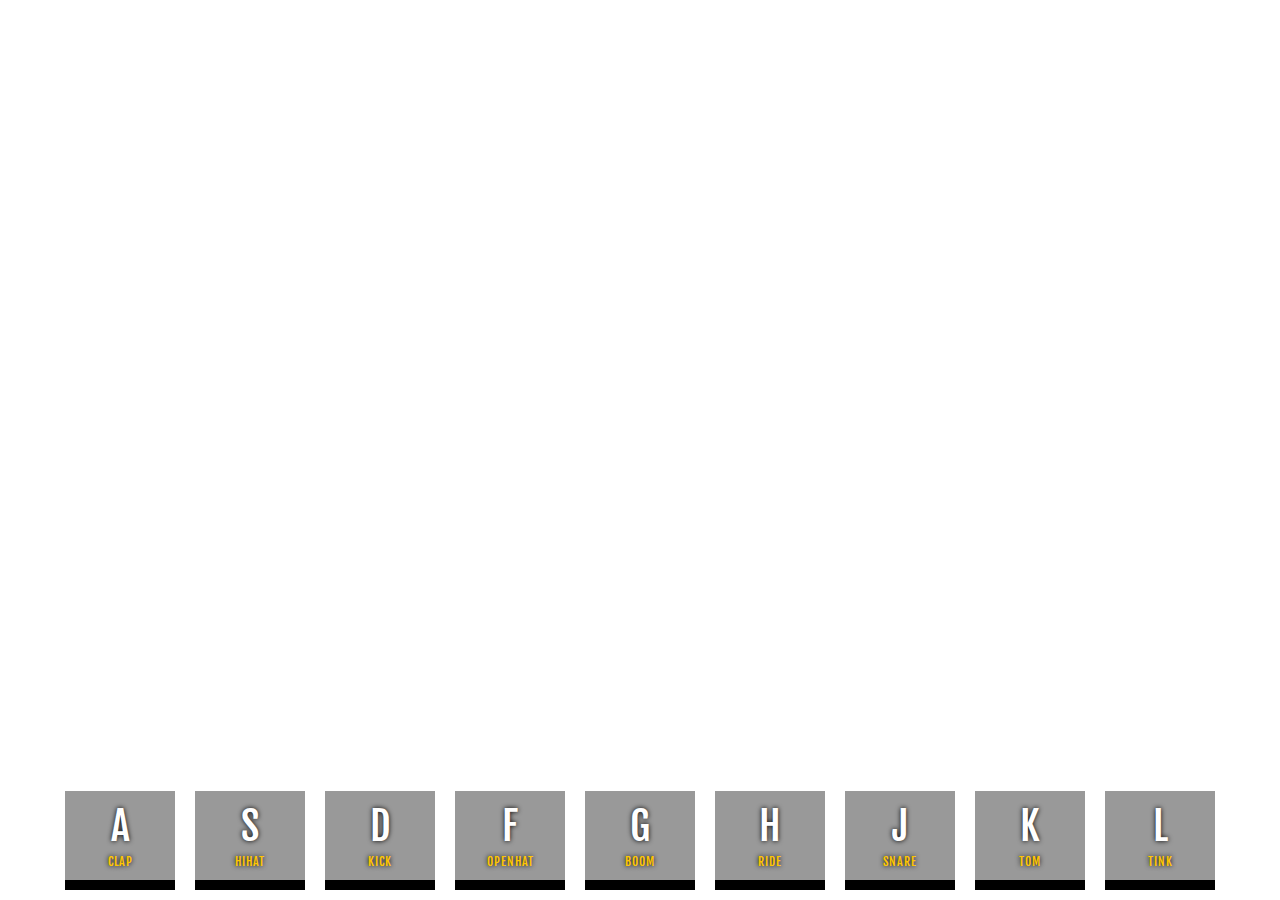
<file: 01 - JavaScript Drum Kit/index.html>
<!DOCTYPE html>
<html lang="en">
<head>
  <meta charset="UTF-8">
  <title>JS Drum Kit</title>
  <link href="https://fonts.googleapis.com/css?family=Fjalla+One" rel="stylesheet">
  <link rel="stylesheet" href="style.css">
</head>
<body>

  <div class="keys">
    <div data-key="65" class="key">
      <kbd>A</kbd>
      <span class="sound">clap</span>
    </div>
    <div data-key="83" class="key">
      <kbd>S</kbd>
      <span class="sound">hihat</span>
    </div>
    <div data-key="68" class="key">
      <kbd>D</kbd>
      <span class="sound">kick</span>
    </div>
    <div data-key="70" class="key">
      <kbd>F</kbd>
      <span class="sound">openhat</span>
    </div>
    <div data-key="71" class="key">
      <kbd>G</kbd>
      <span class="sound">boom</span>
    </div>
    <div data-key="72" class="key">
      <kbd>H</kbd>
      <span class="sound">ride</span>
    </div>
    <div data-key="74" class="key">
      <kbd>J</kbd>
      <span class="sound">snare</span>
    </div>
    <div data-key="75" class="key">
      <kbd>K</kbd>
      <span class="sound">tom</span>
    </div>
    <div data-key="76" class="key">
      <kbd>L</kbd>
      <span class="sound">tink</span>
    </div>
  </div>

  <audio data-key="65" src="sounds/clap.wav"></audio>
  <audio data-key="83" src="sounds/hihat.wav"></audio>
  <audio data-key="68" src="sounds/kick.wav"></audio>
  <audio data-key="70" src="sounds/openhat.wav"></audio>
  <audio data-key="71" src="sounds/boom.wav"></audio>
  <audio data-key="72" src="sounds/ride.wav"></audio>
  <audio data-key="74" src="sounds/snare.wav"></audio>
  <audio data-key="75" src="sounds/tom.wav"></audio>
  <audio data-key="76" src="sounds/tink.wav"></audio>

<script src="drumkit.js"></script>

</body>
</html>
</file>
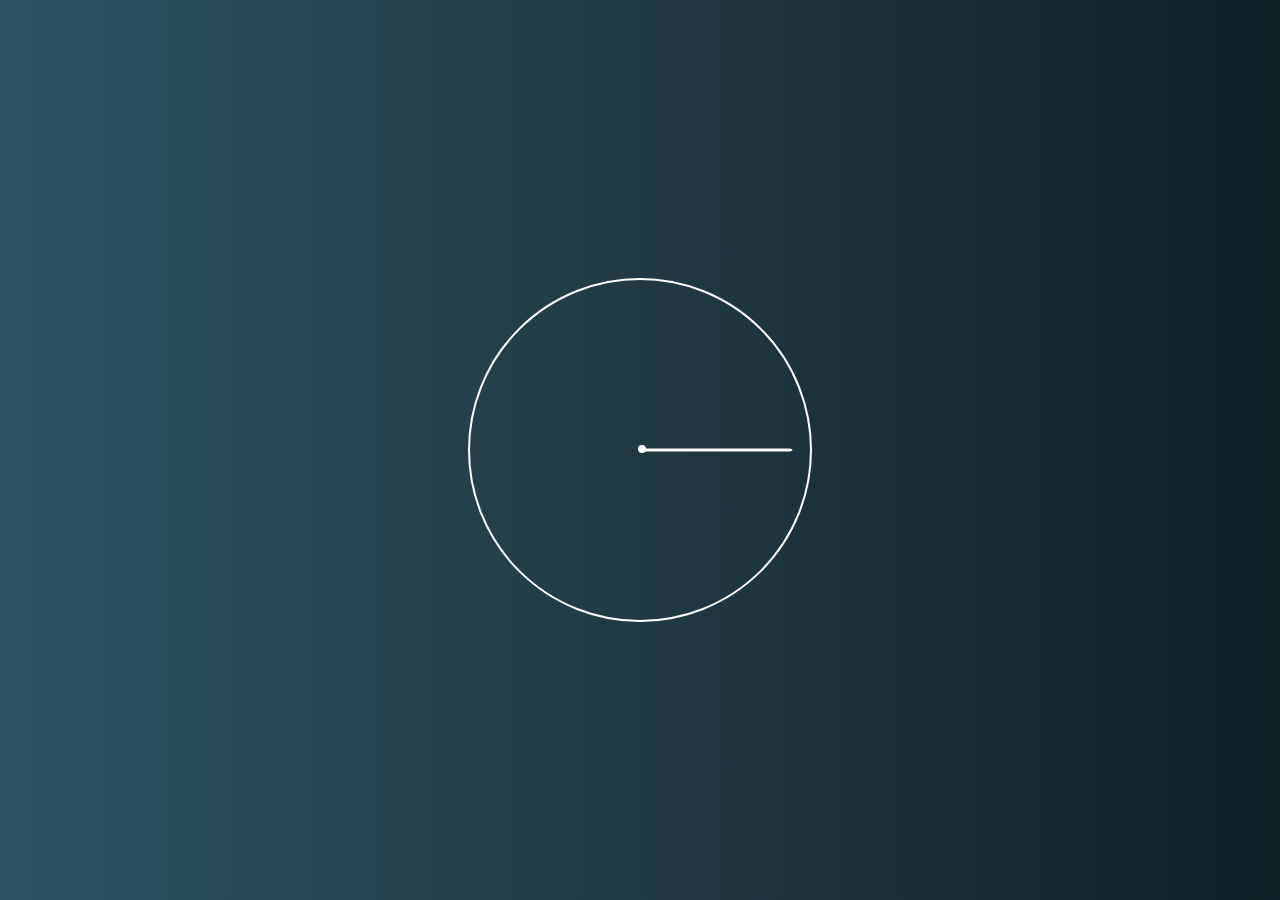
<file: 02 - JS and CSS Clock/index.html>
<!DOCTYPE html>
<html lang="en">
<head>
  <meta charset="UTF-8">
  <title>JS + CSS Clock</title>
  <link href="https://fonts.googleapis.com/css?family=Open+Sans+Condensed:300,700" rel="stylesheet">
  <link rel="stylesheet" href="styles.css">
</head>
<body>
<div class="container">
  <h1 id="time"></h1>
    <div class="clock">
      <div class="clock-face">
        <div class="dot"></div>
        <div class="hand hour-hand"></div>
        <div class="hand min-hand"></div>
        <div class="hand second-hand"></div>
      </div>
    </div>
</div>

    <script src="clock.js"></script>
</body>
</html>
</file>
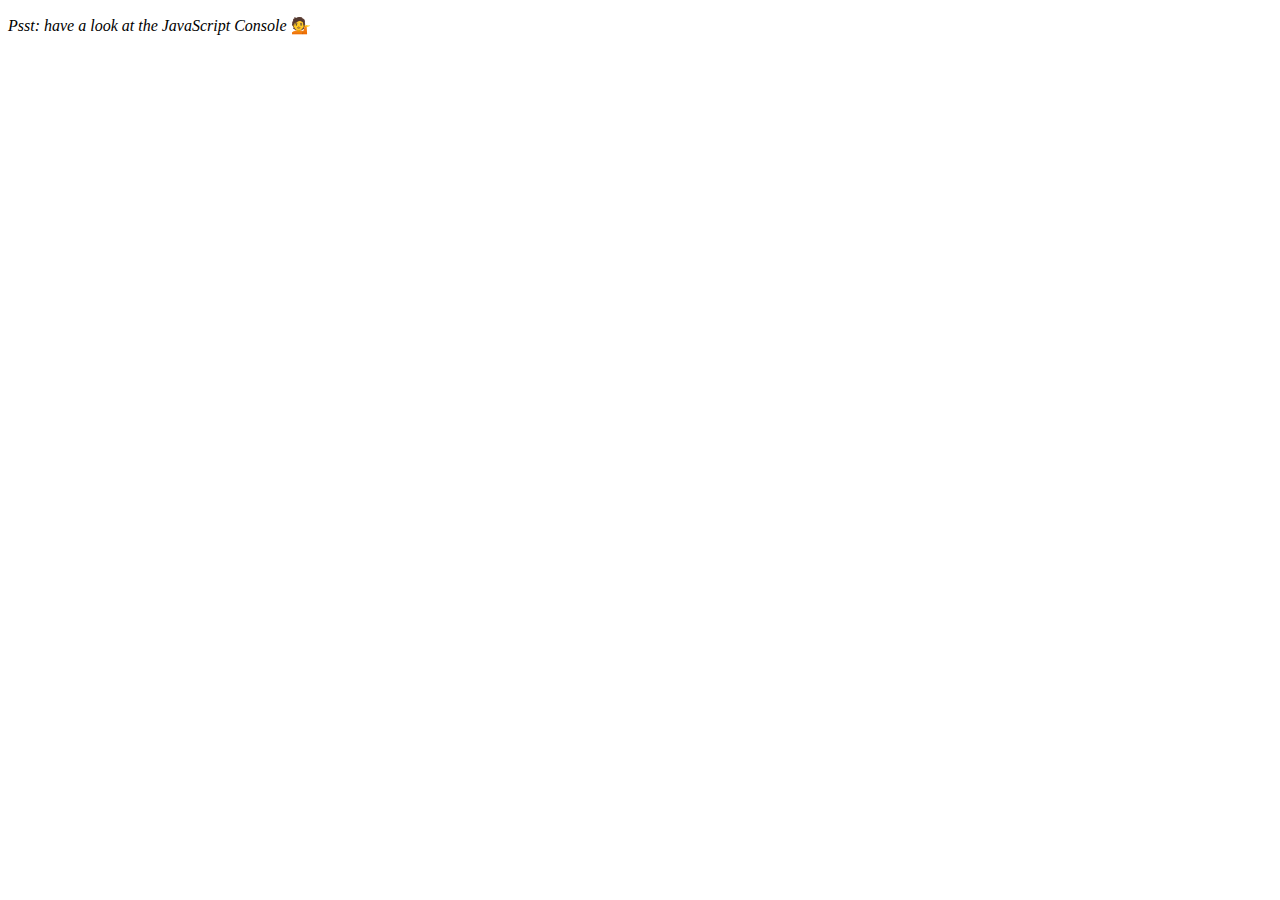
<file: 04 - Array Cardio Day 1/index.html>
<!DOCTYPE html>
<html lang="en">
<head>
  <meta charset="UTF-8">
  <title>Array Cardio 💪</title>
</head>
<body>
  <p><em>Psst: have a look at the JavaScript Console</em> 💁</p>

    <script src="script.js"></script>
</body>
</html>
</file>
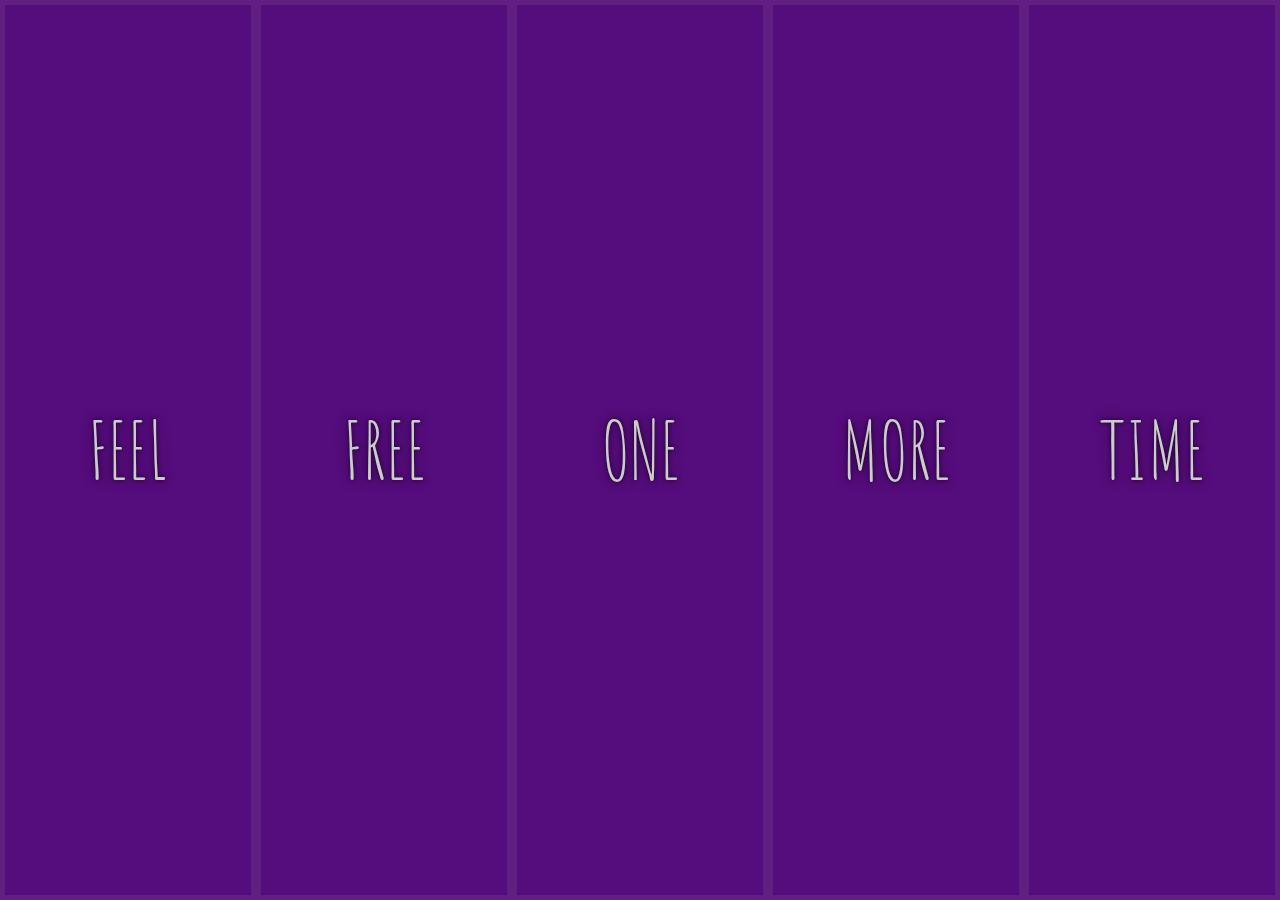
<file: 05 - Flex Panel Gallery/index.html>
<!DOCTYPE html>
<html lang="en">
<head>
  <meta charset="UTF-8">
  <title>Flex Panels 💪</title>
  <link href='https://fonts.googleapis.com/css?family=Amatic+SC' rel='stylesheet' type='text/css'>
  <link rel="stylesheet" href="styles.css">
</head>
<body>

  <div class="panels">
    <div class="panel panel1">
      <p>Let's</p>
      <p>Feel</p>
      <p>Great</p>
    </div>
    <div class="panel panel2">
      <p>Receive</p>
      <p>Free</p>
      <p>Emotions</p>
    </div>
    <div class="panel panel3">
      <p>The</p>
      <p>One</p>
      <p>and only!</p>
    </div>
    <div class="panel panel4">
      <p>Do</p>
      <p>More</p>
      <p>Everyday</p>
    </div>
    <div class="panel panel5">
      <p>This</p>
      <p>Time</p>
      <p>is yours!</p>
    </div>
  </div>

  <script src="script.js"></script>
</body>
</html>
</file>
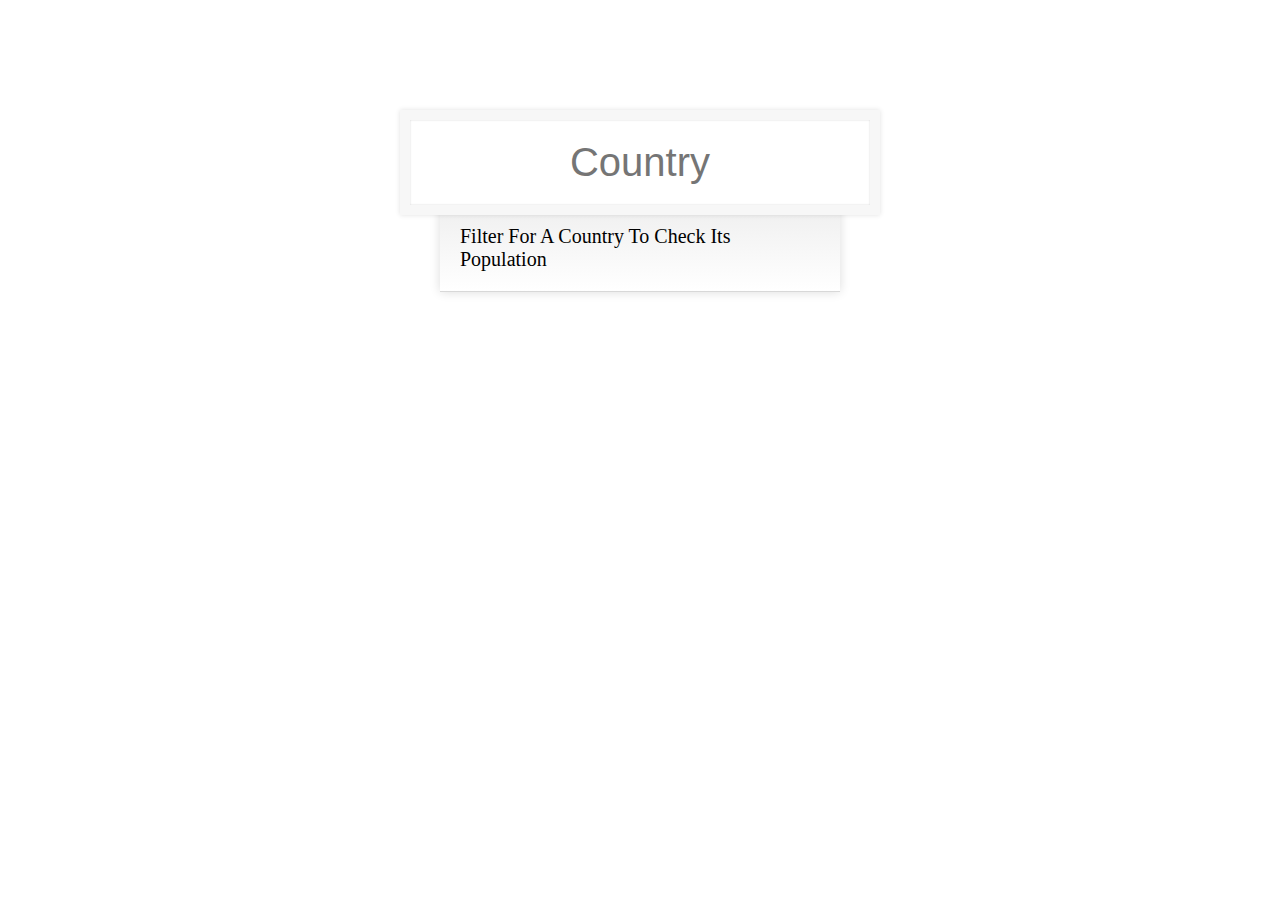
<file: 06 - Type Ahead/index.html>
<!DOCTYPE html>
<html lang="en">
<head>
  <meta charset="UTF-8">
  <title>Type Ahead 👀</title>
  <link rel="stylesheet" href="style.css">
</head>
<body>

<form class="search-form">
  <input type="text" class="search" placeholder="Country">
  <ul class="suggestions">
    <li>Filter for a country to check its population</li>
  </ul>
</form>

<script src="script.js"></script>
</body>
</html>
</file>
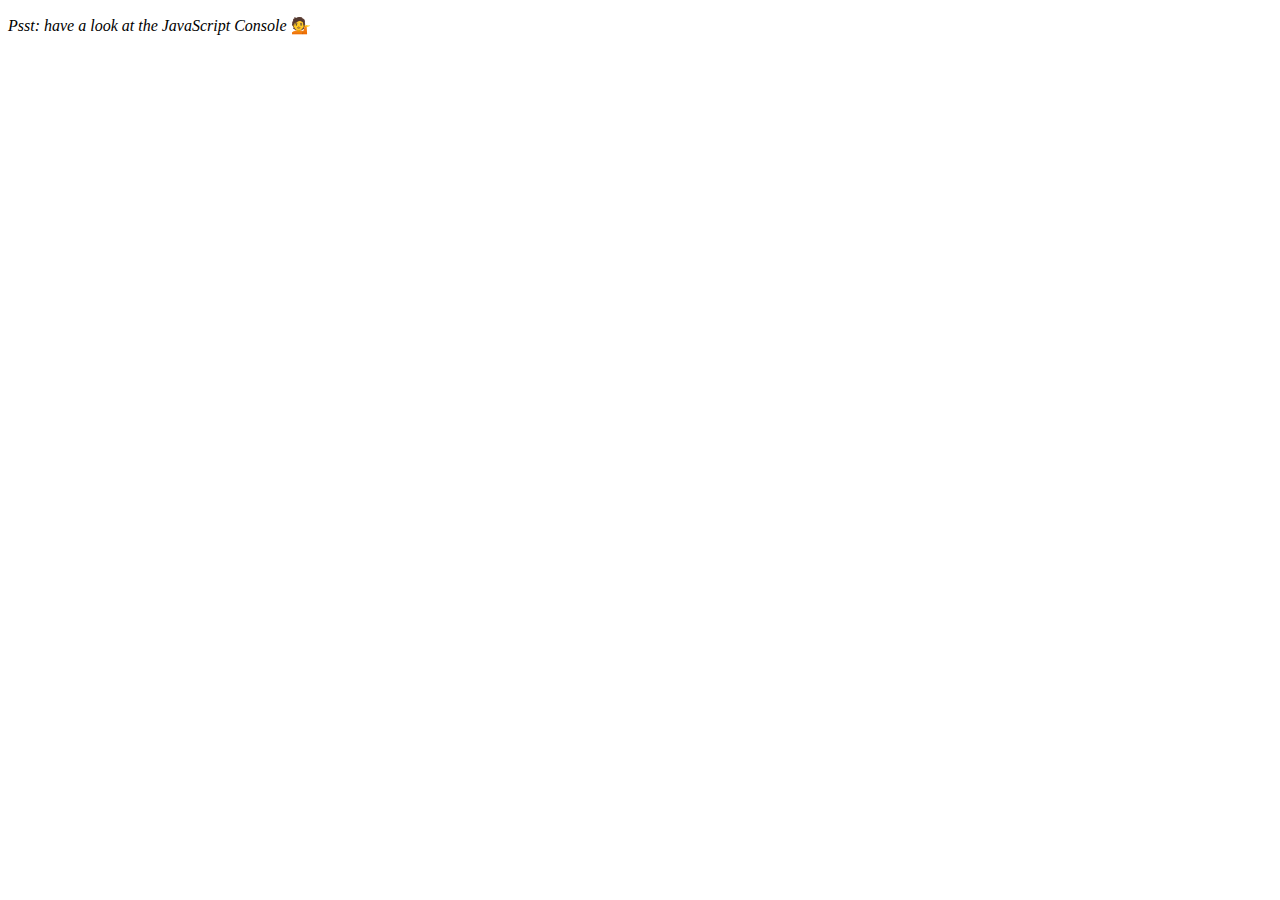
<file: 07 - Array Cardio Day 2/index.html>
<!DOCTYPE html>
<html lang="en">
<head>
  <meta charset="UTF-8">
  <title>Array Cardio 💪💪</title>
</head>
<body>
  <p><em>Psst: have a look at the JavaScript Console</em> 💁</p>

  <script src="script.js"></script>
</body>
</html>
</file>
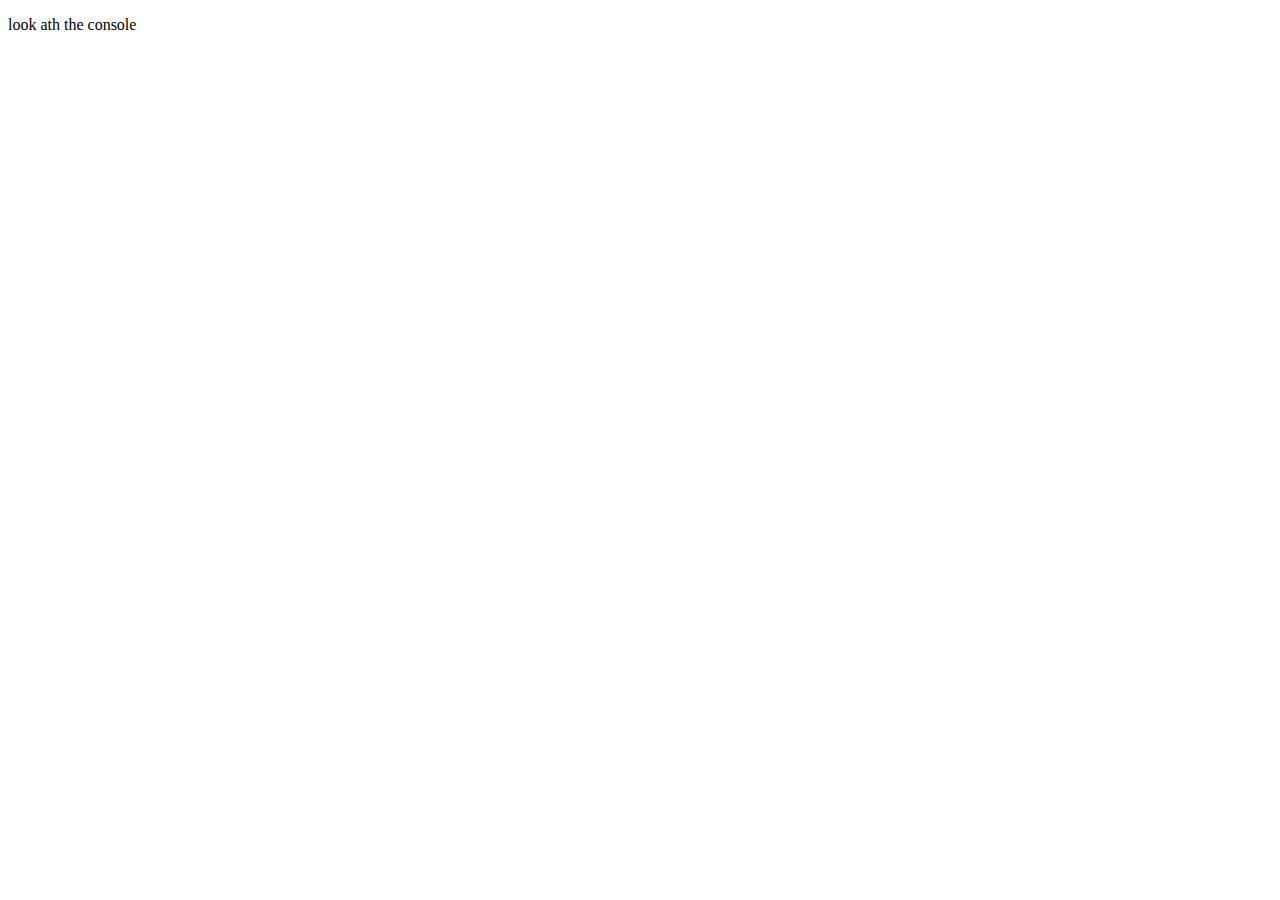
<file: 09 - Dev Tools Domination/index.html>
<!DOCTYPE html>
<html lang="en">
<head>
  <meta charset="UTF-8">
  <title>Console Tricks!</title>
</head>
<body>

  <p onClick="makeGreen()">look ath the console</p>

  <script>
    const dogs = [{ name: 'Snickers', age: 2 }, { name: 'Hugo', age: 8 }];

    function makeGreen() {
      const p = document.querySelector('p');
      p.style.color = '#BADA55';
      p.style.fontSize = '50px';
    }

    // Regular
    console.log('hello');

    // Interpolated
    console.log('Hello I am a %s string!', '💩');

    // Styled
    // console.log('%c I am some great text', 'font-size:50px; background:red; text-shadow: 10px 10px 0 blue')

    // warning!
    console.warn('OH NOOO');

    // Error :|
    console.error('Shit!');

    // Info
    console.info('Crocodiles eat 3-4 people per year');

    // Testing
    const p = document.querySelector('p');

    console.assert(p.classList.contains('ouch'), 'That is wrong!');

    // clearing
    // console.clear();

    // Viewing DOM Elements
    console.log(p);
    console.dir(p);

    // Grouping together
    dogs.forEach(dog => {
      console.groupCollapsed(`${dog.name}`);
      console.log(`This is ${dog.name}`);
      console.log(`${dog.name} is ${dog.age} years old`);
      console.log(`${dog.name} is ${dog.age * 7} dog years old`);
      console.groupEnd(`${dog.name}`);
    });

    // counting
    console.count('Jakub');
    console.count('Michael');
    console.count('Jakub');
    console.count('Jakub');
    console.count('Michael');

    // timing
    console.time('fetching data');
    fetch('https://api.github.com/users/wesbos')
      .then(data => data.json())
      .then(data => {
        console.timeEnd('fetching data');
        console.log(data);
      });

    console.table(dogs);

  </script>
</body>
</html>
</file>
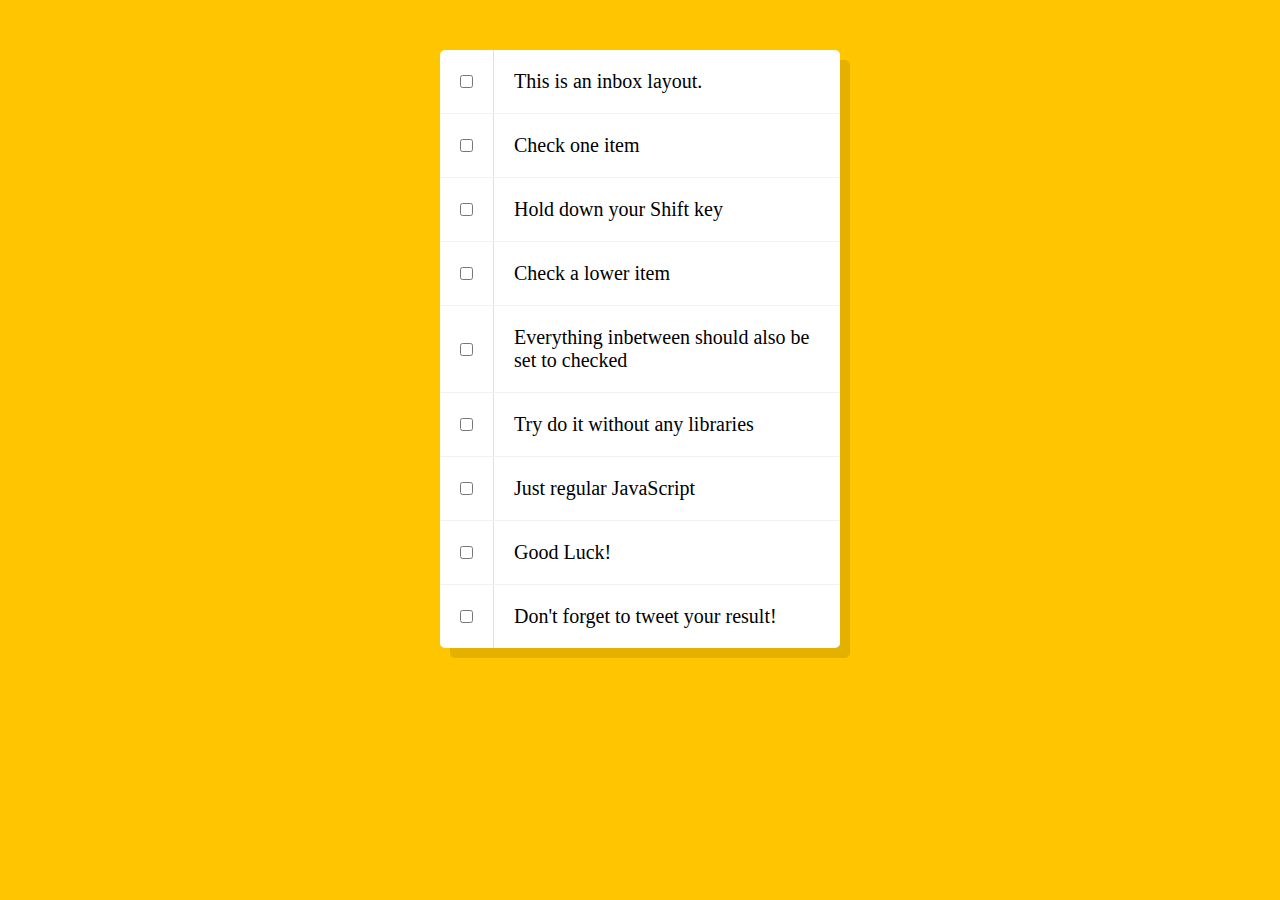
<file: 10 - Hold Shift and Check Checkboxes/index.html>
<!DOCTYPE html>
<html lang="en">
<head>
  <meta charset="UTF-8">
  <title>Hold Shift to Check Multiple Checkboxes</title>
  <link rel="stylesheet" href="styles.css">
</head>
<body>
   <!--
   The following is a common layout you would see in an email client.

   When a user clicks a checkbox, holds Shift, and then clicks another checkbox a few rows down, all the checkboxes inbetween those two checkboxes should be checked.

  -->
  <div class="inbox">
    <div class="item">
      <input type="checkbox">
      <p>This is an inbox layout.</p>
    </div>
    <div class="item">
      <input type="checkbox">
      <p>Check one item</p>
    </div>
    <div class="item">
      <input type="checkbox">
      <p>Hold down your Shift key</p>
    </div>
    <div class="item">
      <input type="checkbox">
      <p>Check a lower item</p>
    </div>
    <div class="item">
      <input type="checkbox">
      <p>Everything inbetween should also be set to checked</p>
    </div>
    <div class="item">
      <input type="checkbox">
      <p>Try do it without any libraries</p>
    </div>
    <div class="item">
      <input type="checkbox">
      <p>Just regular JavaScript</p>
    </div>
    <div class="item">
      <input type="checkbox">
      <p>Good Luck!</p>
    </div>
    <div class="item">
      <input type="checkbox">
      <p>Don't forget to tweet your result!</p>
    </div>
  </div>

  <script src="script.js"></script>
</body>
</html>
</file>
<file: 01 - JavaScript Drum Kit/style.css>
html {
  font-size: 10px;
  background: url(https://source.unsplash.com/FZWivbri0Xk/1600x900) bottom center;
  background-size: cover;
}
body,html {
  margin: 0;
  padding: 0;
  font-family: 'Fjalla One', sans-serif;
}

.keys {
  display: flex;
  flex: 1;
  min-height: 100vh;
  align-items: flex-end;
  justify-content: center;
}

.key {
  margin: 1rem;
  font-size: 1.5rem;
  padding: 1rem .5rem;
  transition: all .07s ease;
  width: 10rem;
  text-align: center;
  color: white;
  background: rgba(0,0,0,0.4);
  text-shadow: 0 0 .5rem black;
  border-bottom: solid 1rem black;
}

.playing {
  transform: scale(1.1);
  box-shadow: 0 0 1rem rgba(0,0,0,0.4);
}

kbd {
  display: block;
  font-size: 4rem;
  font-family: 'Fjalla One', sans-serif;
}

.sound {
  font-size: 1.2rem;
  text-transform: uppercase;
  letter-spacing: .1rem;
  color: #ffc600;
}
</file>
<file: 02 - JS and CSS Clock/styles.css>
html {
    background: #0F2027;  /* fallback for old browsers */
    background: -webkit-linear-gradient(to right, #2C5364, #203A43, #0F2027);  /* Chrome 10-25, Safari 5.1-6 */
    background: linear-gradient(to right, #2C5364, #203A43, #0F2027); /* W3C, IE 10+/ Edge, Firefox 16+, Chrome 26+, Opera 12+, Safari 7+ */
    text-align: center;
    font-size: 10px;
    font-family: 'Open Sans Condensed', sans-serif;
    color: white;
}

.container {
    margin: 0 auto;
    width: 100%;
}

body {
    margin: 0;
    font-size: 2rem;
    display:flex;
    flex:1;
    min-height: 100vh;
    align-items: center;
}

h1 {
    font-weight: 300;
}

.clock {
    width: 30rem;
    height: 30rem;
    border:2px solid white;
    border-radius:50%;
    margin:50px auto;
    position: relative;
    padding:2rem;
    transform: rotate(90deg);
}

.clock-face {
    position: relative;
    width: 100%;
    height: 100%;
    transform: translateY(-3px); /* account for the height of the clock hands */
}

.hand {
    width:50%;
    border-radius: 3px;
    height:2px;
    background: white;
    position: absolute;
    top:50%;
    transform-origin: 100%;
    transform: rotate(90deg);
    transition-timing-function: cubic-bezier(0.1, 2.5, 0.6, 1);
}

.dot {
    border-radius: 50%;
    height: 8px;
    width: 8px;
    background: white;
    position: absolute;
    transform-origin: 100%;
    left: 48.3%;
    top: 49%;
}

.hour-hand {
    height: 3px;
}

.second-hand {
    height: 1px;
}
</file>
<file: 05 - Flex Panel Gallery/styles.css>
html {
    box-sizing: border-box;
    background: black;
    font-family:'helvetica neue';
    font-size: 20px;
    font-weight: 200;
}
body {
    margin: 0;
}
*, *:before, *:after {
    box-sizing: inherit;
}

.panels {
    min-height:100vh;
    overflow: hidden;
    display: flex;
}

.panel {
    background: #6B0F9C;
    box-shadow: inset 0 0 0 5px rgba(255, 255, 255, 0.1);
    color: white;
    text-align: center;
    align-items: center;
    /* Safari transitionend event.propertyName === flex */
    /* Chrome + FF transitionend event.propertyName === flex-grow */
    transition: font-size 0.7s cubic-bezier(0.61, -0.19, 0.7, -0.11),
    flex 0.7s cubic-bezier(0.61, -0.19, 0.7, -0.11),
    background 0.2s;
    font-size: 20px;
    background-size: cover;
    background-position: center;
    flex: 1;
    justify-content: center;
    align-items: center;
    display: flex;
    flex-direction: column;
    opacity: .8;
}


.panel > *:first-child {
    transform: translateY(-100%);
}

.panel.open-active > *:first-child {
    transform: translateY(0);
}

.panel > *:last-child {
    transform: translateY(100%);
}

.panel.open-active > *:last-child {
    transform: translateY(0);
}


.panel1 { background-image:url(https://source.unsplash.com/BmSm2R9-MY8/1500x1500); }
.panel2 { background-image:url(https://source.unsplash.com/VEXIwDcY1gw/1500x1500); }
.panel3 { background-image:url(https://source.unsplash.com/8jqna7aA-vs/1500x1500); }
.panel4 { background-image:url(https://source.unsplash.com/_ezqPPf8Cpk/1500x1500); }
.panel5 { background-image:url(https://source.unsplash.com/nCj0zBLIaAk/1500x1500); }

.panel > * {
    margin:0;
    width: 100%;
    transition:transform 0.5s;
    flex: 1 0 auto;
    display: flex;
    justify-content: center;
    align-items: center;
}

.panel p {
    text-transform: uppercase;
    font-family: 'Amatic SC', cursive;
    text-shadow:0 0 4px rgba(0, 0, 0, 0.72), 0 0 14px rgba(0, 0, 0, 0.45);
    font-size: 2em;
}
.panel p:nth-child(2) {
    font-size: 4em;
}

.panel.open {
    flex: 5;
    font-size:40px;
}
</file>
<file: 06 - Type Ahead/style.css>
html {
    box-sizing: border-box;
    background-image:url(https://source.unsplash.com/aku7Zlj_x_o/1920x1080);
    font-family: 'helvetica neue';
    font-size: 20px;
    font-weight: 200;
}

*, *:before, *:after {
    box-sizing: inherit;
}

input {
    width: 100%;
    padding:20px;
}

.search-form {
    max-width:400px;
    margin:100px auto;
}

input.search {
    margin: 0;
    text-align: center;
    outline:0;
    border: 10px solid #F7F7F7;
    width: 120%;
    left: -10%;
    position: relative;
    top: 10px;
    z-index: 2;
    font-size: 40px;
    box-shadow: 0 0 5px rgba(0, 0, 0, 0.12), inset 0 0 2px rgba(0, 0, 0, 0.19);
}


.suggestions {
    margin: 0;
    padding: 0;
    position: relative;
    /*perspective:20px;*/
}
.suggestions li {
    background:white;
    list-style: none;
    border-bottom: 1px solid #D8D8D8;
    box-shadow: 0 0 10px rgba(0, 0, 0, 0.14);
    margin:0;
    padding:20px;
    transition:background 0.2s;
    display:flex;
    justify-content:space-between;
    text-transform: capitalize;
}

.suggestions li:nth-child(even) {
    background: linear-gradient(to bottom,  #ffffff 0%,#EFEFEF 100%);
}
.suggestions li:nth-child(odd) {
    background: linear-gradient(to top,  #ffffff 0%,#EFEFEF 100%);
}

span.population {
    font-size: 15px;
}

.hl {
    background:#ffc600;
}
</file>
<file: 10 - Hold Shift and Check Checkboxes/styles.css>
html {
    font-family: sans-serif;
    background:#ffc600;
}

.inbox {
    max-width:400px;
    margin:50px auto;
    background:white;
    border-radius:5px;
    box-shadow:10px 10px 0 rgba(0,0,0,0.1);
}

.item {
    display:flex;
    align-items:center;
    border-bottom: 1px solid #F1F1F1;
}

.item:last-child {
    border-bottom:0;
}


input:checked + p {
    background:#F9F9F9;
    text-decoration: line-through;
}

input[type="checkbox"] {
    margin:20px;
}

p {
    margin:0;
    padding:20px;
    transition:background 0.2s;
    flex:1;
    font-family:'helvetica neue';
    font-size: 20px;
    font-weight: 200;
    border-left: 1px solid #D1E2FF;
}
</file>
